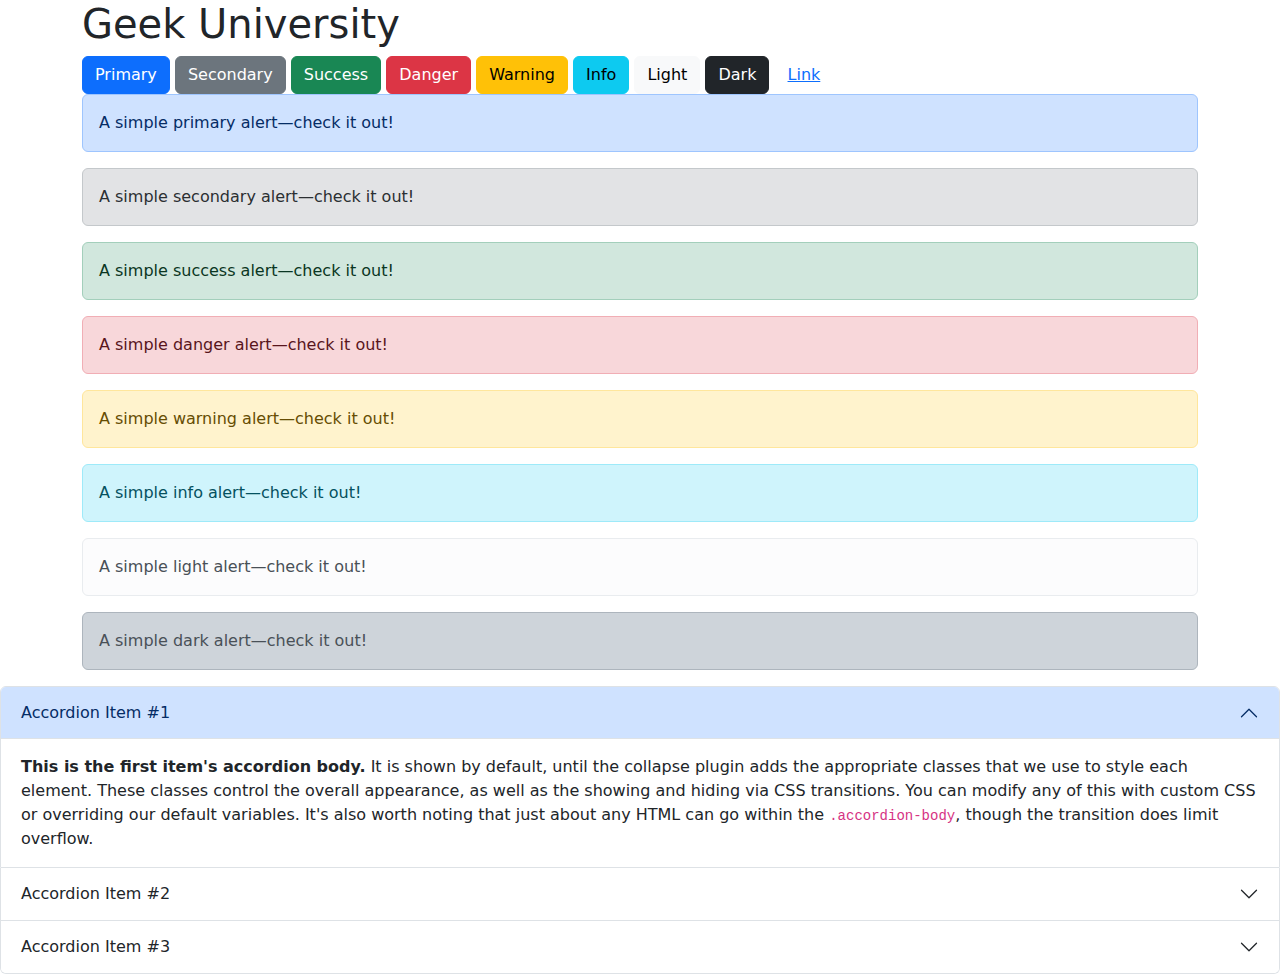
<file: Seção_02/Aula_11_Frameworks/index.html>
<!DOCTYPE html>
<html lang="pt">
<head>
  <meta charset="UTF-8">
  <meta name="viewport" content="width=device-width, initial-scale=1.0">
  <title>Frameworks</title>
  <link href="https://cdn.jsdelivr.net/npm/bootstrap@5.3.3/dist/css/bootstrap.min.css" rel="stylesheet" >
</head>

<body>
  <div class="container">
    <h1>Geek University</h1>
  </div>

  <div class="container">
    <button type="button" class="btn btn-primary">Primary</button>
    <button type="button" class="btn btn-secondary">Secondary</button>
    <button type="button" class="btn btn-success">Success</button>
    <button type="button" class="btn btn-danger">Danger</button>
    <button type="button" class="btn btn-warning">Warning</button>
    <button type="button" class="btn btn-info">Info</button>
    <button type="button" class="btn btn-light">Light</button>
    <button type="button" class="btn btn-dark">Dark</button>

    <button type="button" class="btn btn-link">Link</button>
  </div>

  <div class="container">
    <div class="alert alert-primary" role="alert">
      A simple primary alert—check it out!
    </div>
    <div class="alert alert-secondary" role="alert">
      A simple secondary alert—check it out!
    </div>
    <div class="alert alert-success" role="alert">
      A simple success alert—check it out!
    </div>
    <div class="alert alert-danger" role="alert">
      A simple danger alert—check it out!
    </div>
    <div class="alert alert-warning" role="alert">
      A simple warning alert—check it out!
    </div>
    <div class="alert alert-info" role="alert">
      A simple info alert—check it out!
    </div>
    <div class="alert alert-light" role="alert">
      A simple light alert—check it out!
    </div>
    <div class="alert alert-dark" role="alert">
      A simple dark alert—check it out!
    </div>
  </div>

  <div class="accordion" id="accordionExample">
    <div class="accordion-item">
      <h2 class="accordion-header">
        <button class="accordion-button" type="button" data-bs-toggle="collapse" data-bs-target="#collapseOne" aria-expanded="true" aria-controls="collapseOne">
          Accordion Item #1
        </button>
      </h2>
      <div id="collapseOne" class="accordion-collapse collapse show" data-bs-parent="#accordionExample">
        <div class="accordion-body">
          <strong>This is the first item's accordion body.</strong> It is shown by default, until the collapse plugin adds the appropriate classes that we use to style each element. These classes control the overall appearance, as well as the showing and hiding via CSS transitions. You can modify any of this with custom CSS or overriding our default variables. It's also worth noting that just about any HTML can go within the <code>.accordion-body</code>, though the transition does limit overflow.
        </div>
      </div>
    </div>
    <div class="accordion-item">
      <h2 class="accordion-header">
        <button class="accordion-button collapsed" type="button" data-bs-toggle="collapse" data-bs-target="#collapseTwo" aria-expanded="false" aria-controls="collapseTwo">
          Accordion Item #2
        </button>
      </h2>
      <div id="collapseTwo" class="accordion-collapse collapse" data-bs-parent="#accordionExample">
        <div class="accordion-body">
          <strong>This is the second item's accordion body.</strong> It is hidden by default, until the collapse plugin adds the appropriate classes that we use to style each element. These classes control the overall appearance, as well as the showing and hiding via CSS transitions. You can modify any of this with custom CSS or overriding our default variables. It's also worth noting that just about any HTML can go within the <code>.accordion-body</code>, though the transition does limit overflow.
        </div>
      </div>
    </div>
    <div class="accordion-item">
      <h2 class="accordion-header">
        <button class="accordion-button collapsed" type="button" data-bs-toggle="collapse" data-bs-target="#collapseThree" aria-expanded="false" aria-controls="collapseThree">
          Accordion Item #3
        </button>
      </h2>
      <div id="collapseThree" class="accordion-collapse collapse" data-bs-parent="#accordionExample">
        <div class="accordion-body">
          <strong>This is the third item's accordion body.</strong> It is hidden by default, until the collapse plugin adds the appropriate classes that we use to style each element. These classes control the overall appearance, as well as the showing and hiding via CSS transitions. You can modify any of this with custom CSS or overriding our default variables. It's also worth noting that just about any HTML can go within the <code>.accordion-body</code>, though the transition does limit overflow.
        </div>
      </div>
    </div>
  </div>

  <script src="https://cdn.jsdelivr.net/npm/bootstrap@5.3.3/dist/js/bootstrap.bundle.min.js" integrity="sha384-YvpcrYf0tY3lHB60NNkmXc5s9fDVZLESaAA55NDzOxhy9GkcIdslK1eN7N6jIeHz" crossorigin="anonymous"></script>
</body>
</html>
</file>
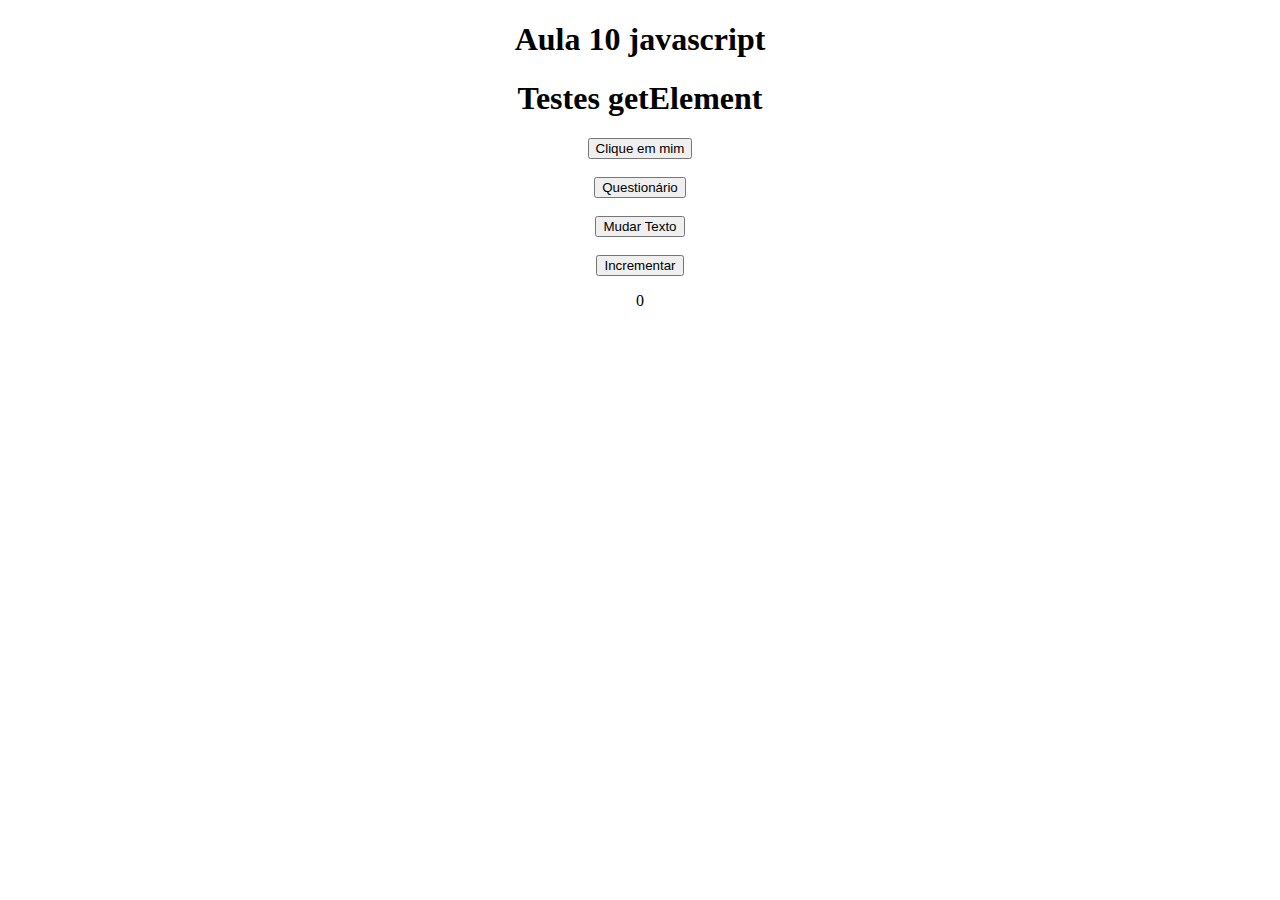
<file: Seção_02/Aula_10_Javascript/js/index.html>
<!DOCTYPE html>
<html lang="en">
<head>
  <meta charset="UTF-8">
  <meta name="viewport" content="width=device-width, initial-scale=1.0">
  <title>Java script</title>
</head>
<body>
  <center>
    <h1>Aula 10 javascript</h1>
    <h1>Testes getElement</h1>
    <button onclick="gritar();">Clique em mim</button>

    <br/><br/>
    <button onclick="perguntar();">Questionário</button>

    <br/><br/>
    <button onclick="mudar_texto();">Mudar Texto</button>

    <br/><br/>
    <button onclick="incrementar();">Incrementar</button>
    <p id="p1">0</p>

    <script type="text/javascript" src="script.js"></script>
  </center>


</body>
</html>
</file>
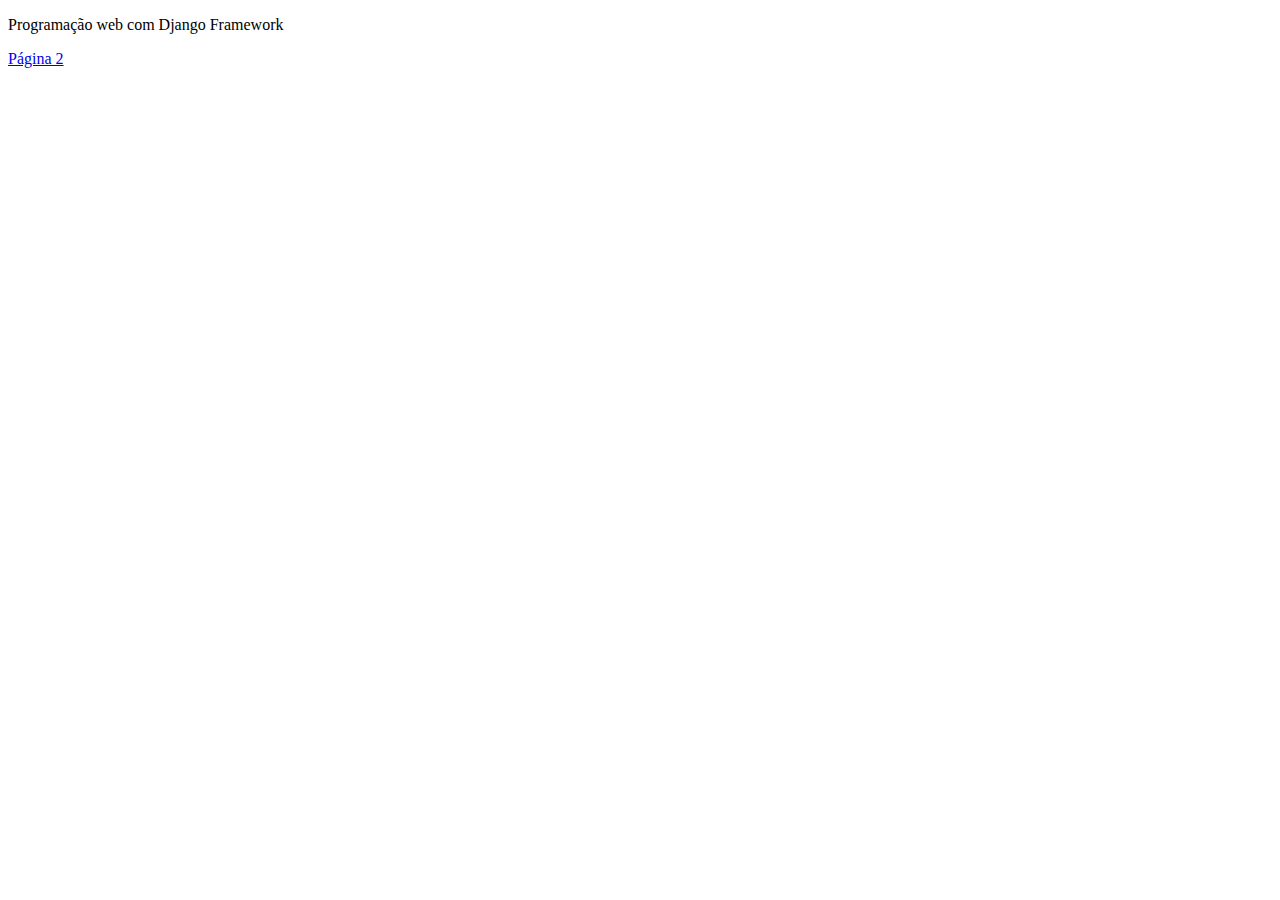
<file: Seção_02/Aula_08/pagina1.html>
<!DOCTYPE html>
<html lang="pt_br">
<head>
  <meta charset="UTF-8">
  <meta name="viewport" content="width=device-width, initial-scale=1.0">
  <title>Primeira página</title>
</head>
<body>
  <p>Programação web com Django Framework</p>
  <a href="pagina2.html">Página 2</a>
</body>
</html>
</file>
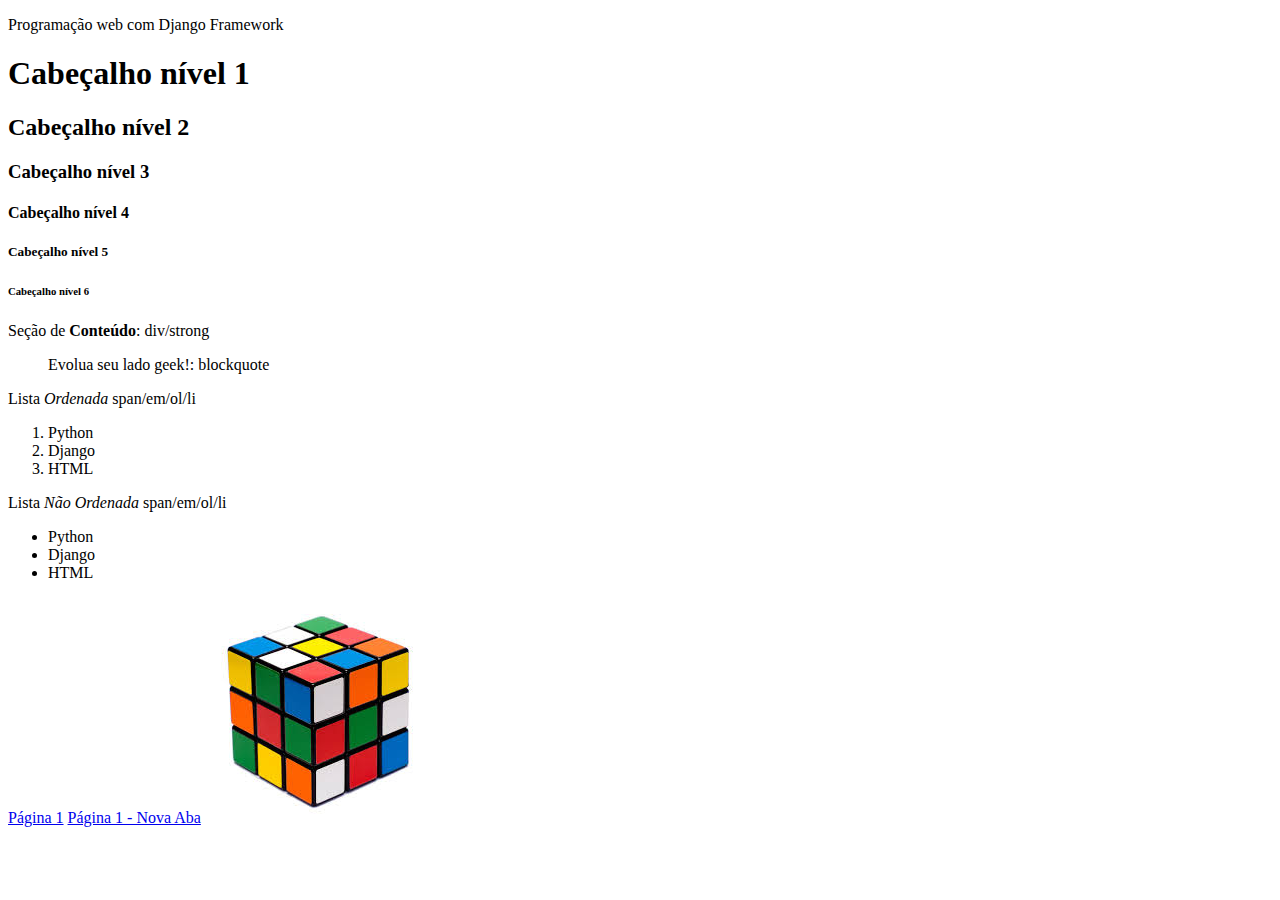
<file: Seção_02/Aula_08/pagina2.html>
<!DOCTYPE html>
<html lang="pt_br">
<head>
  <meta charset="UTF-8">
  <meta name="viewport" content="width=device-width, initial-scale=1.0">
  <title>Primeira página</title>
</head>
<body>
  <p>Programação web com Django Framework</p>
  <h1>Cabeçalho nível 1</h1>
  <h2>Cabeçalho nível 2</h2>
  <h3>Cabeçalho nível 3</h3>
  <h4>Cabeçalho nível 4</h4>
  <h5>Cabeçalho nível 5</h5>
  <h6>Cabeçalho nível 6</h6>

  <div>
    Seção de <strong>Conteúdo</strong>: div/strong
  </div>

  <blockquote>Evolua seu lado geek!: blockquote</blockquote>

  <span>Lista <em>Ordenada</em> span/em/ol/li</span>

  <ol>
    <li>Python</li>
    <li>Django</li>
    <li>HTML</li>
  </ol>

  <span>Lista <em>Não Ordenada</em> span/em/ol/li</span>
  <ul>
    <li>Python</li>
    <li>Django</li>
    <li>HTML</li>
  </ul>

  <a href="pagina1.html">Página 1</a>
  <a href="pagina1.html" target="_blank">Página 1 - Nova Aba</a>

  <img src="cubo.jpg" alt="Cubo">
</body>
</html>
</file>
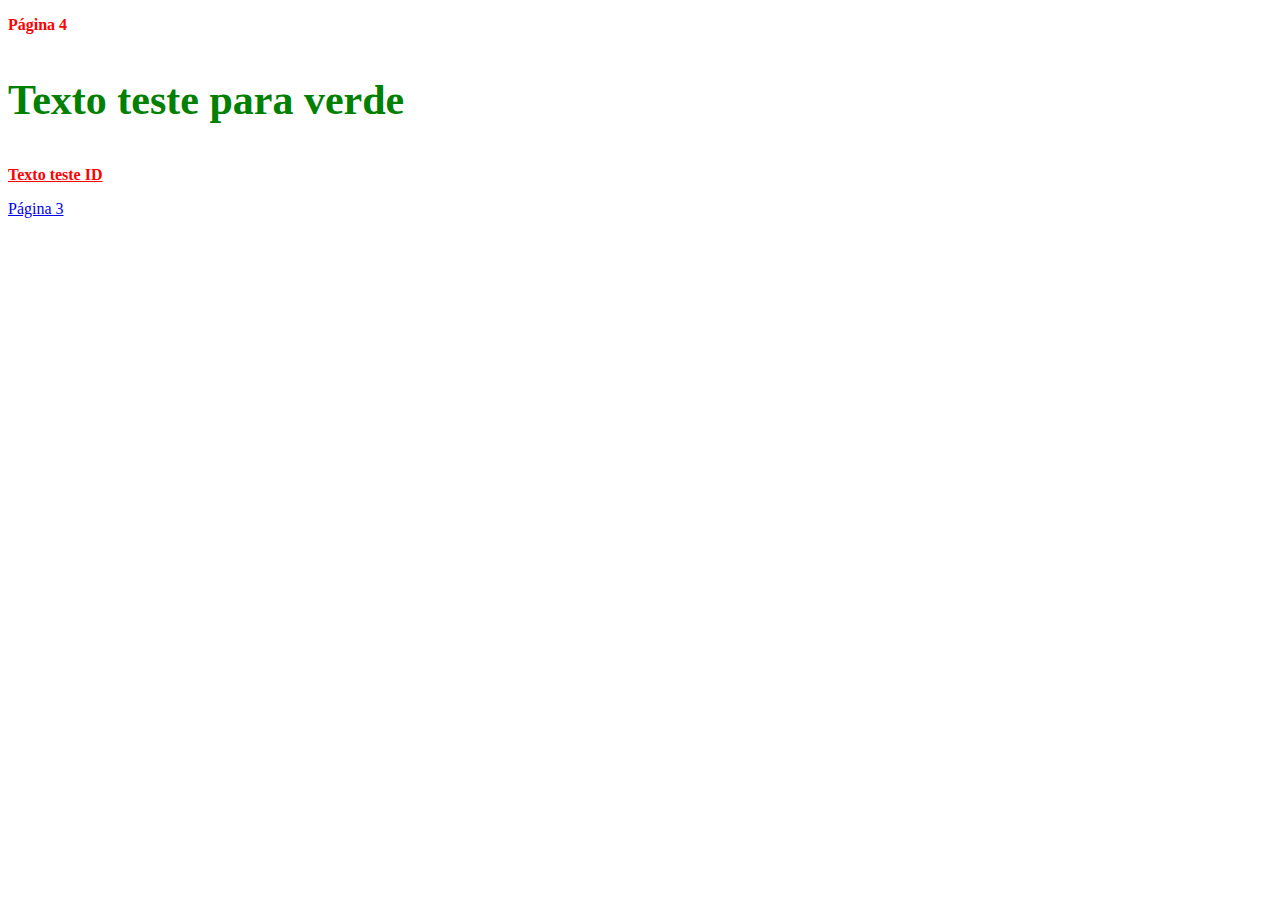
<file: Seção_02/Aula_09/pagina4.html>
<!DOCTYPE html>
<html lang="pt_br">
<head>
  <meta charset="UTF-8">
  <title>Primeira página 4</title>
  <link rel="stylesheet" type="text/css" href="estilos.css" />
</head>
<body>
  <p>Página 4</p>
  <p class="verde">Texto teste para verde</p>
  <p id="p2">Texto teste ID</p>
  <a href="/pagina3.html">Página 3</a>
</body>
</html>
</file>
<file: Seção_02/Aula_09/estilos.css>
body {
  background: "#33691e";
  color: #ccff90;
}

p {
  color: red;
  font-weight: bold;
}

.verde {
  color: green;
  font-size: 42px;
}

#p2 {
  text-decoration: underline;
}
</file>
